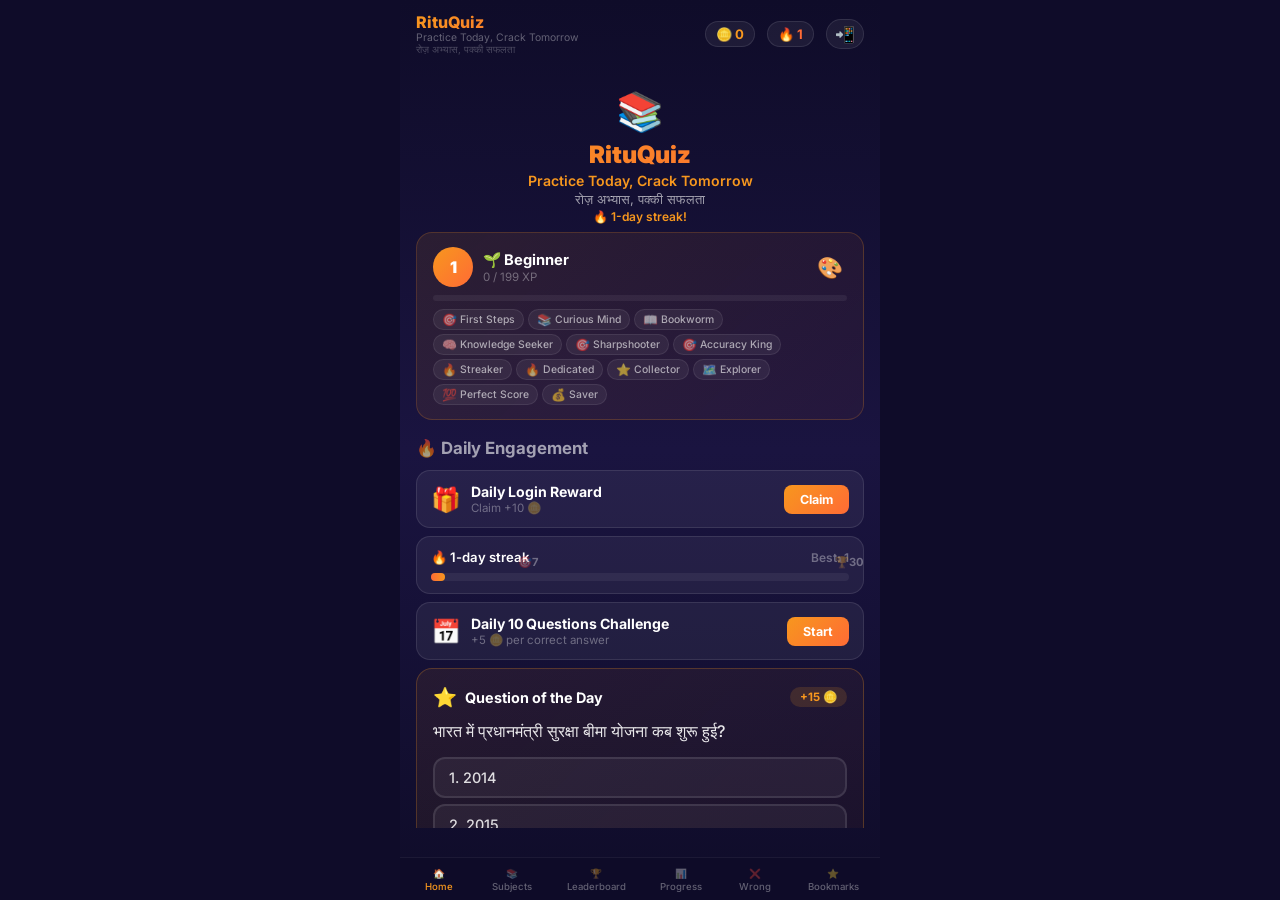
<file: index.html>
<!DOCTYPE html>
<html lang="en">
<head>
  <meta charset="UTF-8">
  <meta name="viewport" content="width=device-width, initial-scale=1.0, maximum-scale=1.0, user-scalable=no">
  <title>RituQuiz – Practice Today, Crack Tomorrow</title>
  <meta name="theme-color" content="#1a1440">
  <link rel="manifest" href="manifest.json">
  <link rel="icon" type="image/svg+xml" href="icon.svg">
  <link rel="apple-touch-icon" href="icon-192.png">
  <link rel="stylesheet" href="style.css">
</head>
<body>

<div id="app">

  <!-- ==================== DASHBOARD / HOME ==================== -->
  <div class="page active" id="pageHome">
    <div class="home-topbar">
      <div class="topbar-left">
        <span class="brand-sm">RituQuiz</span>
        <span class="brand-tagline">Practice Today, Crack Tomorrow</span>
        <span class="brand-tagline-hi">रोज़ अभ्यास, पक्की सफलता</span>
      </div>
      <div class="topbar-right">
        <span class="coin-display" id="coinDisplay">🪙 0</span>
        <span class="streak-display" id="streakDisplay">🔥 0</span>
        <span class="install-btn" id="installBtn" title="Install App">📲</span>
      </div>
    </div>
    <div class="page-scroll">
      <div class="home-welcome">
        <div class="welcome-icon">📚</div>
        <h1 class="welcome-title">RituQuiz</h1>
        <p class="welcome-sub-en">Practice Today, Crack Tomorrow</p>
        <p class="welcome-sub" id="welcomeSub">रोज़ अभ्यास, पक्की सफलता</p>
      </div>

      <!-- Profile / Level Card -->
      <div class="profile-card" id="profileCard">
        <div class="profile-top">
          <div class="profile-level-badge" id="profileLevelBadge">1</div>
          <div class="profile-info">
            <span class="profile-level-title" id="profileLevelTitle">Beginner</span>
            <span class="profile-xp-label" id="profileXpLabel">0 / 100 XP</span>
          </div>
          <span class="profile-theme-btn" id="themeShopBtn" title="Theme Shop">🎨</span>
        </div>
        <div class="xp-bar-track">
          <div class="xp-bar-fill" id="xpBarFill"></div>
        </div>
        <div class="profile-badges" id="profileBadges"></div>
      </div>

      <!-- Daily Engagement Section -->
      <div class="section-header">
        <h2>🔥 Daily Engagement</h2>
      </div>
      <div class="daily-engagement">
        <!-- Daily Login Reward -->
        <div class="daily-card" id="rewardCard">
          <div class="daily-card-left">
            <span class="daily-icon">🎁</span>
            <div>
              <span class="daily-label">Daily Login Reward</span>
              <span class="daily-sub" id="rewardSub">Claim +10 🪙</span>
            </div>
          </div>
          <button class="daily-action" id="claimRewardBtn">Claim</button>
        </div>

        <!-- 7-Day Streak Progress -->
        <div class="streak-bar-cont">
          <div class="streak-bar-header">
            <span>🔥 <span id="currentStreak">0</span>-day streak</span>
            <span class="streak-max">Best: <span id="maxStreak">0</span></span>
          </div>
          <div class="streak-bar">
            <div class="streak-fill" id="streakFill"></div>
            <div class="streak-milestone" style="left:23.3%">🎯7</div>
            <div class="streak-milestone" style="left:100%">🏆30</div>
          </div>
        </div>

        <!-- Daily 10 Questions Challenge -->
        <div class="daily-card" id="dailyChallengeCard">
          <div class="daily-card-left">
            <span class="daily-icon">📅</span>
            <div>
              <span class="daily-label">Daily 10 Questions Challenge</span>
              <span class="daily-sub" id="dailyChallengeSub">+5 🪙 per correct answer</span>
            </div>
          </div>
          <button class="daily-action" id="dailyChallengeBtn">Start</button>
        </div>

        <!-- Question of the Day -->
        <div class="qotd-card" id="qotdCard">
          <div class="qotd-header">
            <span class="qotd-icon">⭐</span>
            <span class="qotd-title">Question of the Day</span>
            <span class="qotd-reward">+15 🪙</span>
          </div>
          <p class="qotd-question" id="qotdQuestion">Loading...</p>
          <div class="qotd-options" id="qotdOptions"></div>
          <div class="qotd-feedback" id="qotdFeedback" style="display:none;">
            <span class="qotd-fb-icon" id="qotdFbIcon"></span>
            <span class="qotd-fb-text" id="qotdFbText"></span>
          </div>
        </div>

        <!-- Surprise Quiz -->
        <div class="daily-card" id="surpriseCard">
          <div class="daily-card-left">
            <span class="daily-icon">🎲</span>
            <div>
              <span class="daily-label">Daily Surprise Quiz</span>
              <span class="daily-sub" id="surpriseSub">5 random questions +20 🪙 bonus</span>
            </div>
          </div>
          <button class="daily-action" id="surpriseBtn">Play</button>
        </div>
      </div>

      <!-- Smart Learning Section -->
      <div class="section-header">
        <h2>🧠 Smart Learning</h2>
      </div>
      <div class="daily-engagement">
        <!-- Revision Reminder -->
        <div class="daily-card" id="revisionReminder" style="display:none;">
          <div class="daily-card-left">
            <span class="daily-icon">⏰</span>
            <div>
              <span class="daily-label">Time to Revise!</span>
              <span class="daily-sub" id="revisionSub">You haven't practiced today</span>
            </div>
          </div>
          <button class="daily-action" id="revisionBtn">Start</button>
        </div>

        <!-- Personalized Quiz -->
        <div class="daily-card" id="personalizedCard">
          <div class="daily-card-left">
            <span class="daily-icon">🎯</span>
            <div>
              <span class="daily-label">Personalized Quiz</span>
              <span class="daily-sub" id="personalizedSub">Based on your weak topics</span>
            </div>
          </div>
          <button class="daily-action" id="personalizedBtn">Go</button>
        </div>

        <!-- Spaced Repetition -->
        <div class="daily-card" id="spacedCard">
          <div class="daily-card-left">
            <span class="daily-icon">🔄</span>
            <div>
              <span class="daily-label">Spaced Repetition</span>
              <span class="daily-sub" id="spacedSub">Review due questions</span>
            </div>
          </div>
          <button class="daily-action" id="spacedBtn">Review</button>
        </div>

        <!-- Weak Topics -->
        <div class="streak-bar-cont" id="weakTopicsBox">
          <div class="streak-bar-header">
            <span>📊 Weak Topics</span>
            <span class="streak-max" id="weakTopicsSub">Practice what you struggle with</span>
          </div>
          <div id="weakTopicsList" style="margin-top:6px;"></div>
        </div>
      </div>

      <div class="section-header">
        <h2>🎲 Fun Modes</h2>
      </div>
      <div class="daily-engagement">
        <div class="daily-card" id="mode1minBtn">
          <div class="daily-card-left">
            <span class="daily-icon">⏱️</span>
            <div><span class="daily-label">1 Minute Quiz</span><span class="daily-sub">Answer max in 60s</span></div>
          </div>
          <button class="daily-action">Play</button>
        </div>
        <div class="daily-card" id="modeSurvivalBtn">
          <div class="daily-card-left">
            <span class="daily-icon">💀</span>
            <div><span class="daily-label">Survival Mode</span><span class="daily-sub">1 wrong = game over</span></div>
          </div>
          <button class="daily-action">Play</button>
        </div>
        <div class="daily-card" id="modeRapidBtn">
          <div class="daily-card-left">
            <span class="daily-icon">🔥</span>
            <div><span class="daily-label">Rapid Fire</span><span class="daily-sub">20Q in 60 seconds</span></div>
          </div>
          <button class="daily-action">Play</button>
        </div>
        <div class="daily-card" id="modeMarathonBtn">
          <div class="daily-card-left">
            <span class="daily-icon">🏃</span>
            <div><span class="daily-label">Marathon</span><span class="daily-sub">100 questions challenge</span></div>
          </div>
          <button class="daily-action">Go</button>
        </div>
        <div class="daily-card" id="modeLuckyBtn">
          <div class="daily-card-left">
            <span class="daily-icon">🍀</span>
            <div><span class="daily-label">Lucky Quiz</span><span class="daily-sub">Random surprise quiz</span></div>
          </div>
          <button class="daily-action">Spin</button>
        </div>
      </div>

      <div class="section-header">
        <h2>👥 Social</h2>
      </div>
      <div class="quick-actions">
        <button class="action-card" id="referralHomeBtn">
          <span class="action-icon">🔗</span>
          <div class="action-info">
            <span class="action-label">Referral Rewards</span>
            <span class="action-sub">Invite friends, earn coins</span>
          </div>
          <span class="action-arrow">→</span>
        </button>
      </div>
      <div class="quick-actions">
        <button class="action-card" id="battleHomeBtn">
          <span class="action-icon">⚔️</span>
          <div class="action-info">
            <span class="action-label">Battle Mode</span>
            <span class="action-sub">Challenge a friend & win rewards</span>
          </div>
          <span class="action-arrow">→</span>
        </button>
      </div>

      <div class="quick-actions">
        <button class="action-card" id="continueBtn" style="display:none;">
          <span class="action-icon">🔥</span>
          <div class="action-info">
            <span class="action-label">Continue Practice</span>
            <span class="action-sub" id="continueSub">Resume your last session</span>
          </div>
          <span class="action-arrow">→</span>
        </button>
      </div>

      <div class="section-header">
        <h2>📚 Subjects</h2>
      </div>
      <div class="subject-grid" id="homeSubjectGrid"></div>

      <div class="section-header">
        <h2>📊 Quick Stats</h2>
      </div>
      <div class="stats-row" id="homeStats">
        <div class="stat-card"><span class="stat-num" id="statTotalQ">0</span><span class="stat-lbl">Total Qs</span></div>
        <div class="stat-card"><span class="stat-num" id="statCorrect">0</span><span class="stat-lbl">Correct</span></div>
        <div class="stat-card"><span class="stat-num" id="statCoins">0</span><span class="stat-lbl">Coins</span></div>
        <div class="stat-card"><span class="stat-num" id="statBookmarks">0</span><span class="stat-lbl">Bookmarks</span></div>
      </div>

      <!-- Today's Rank -->
      <div class="section-header">
        <h2>📊 Today's Rank</h2>
      </div>
      <div class="rank-card">
        <div class="rank-main-row">
          <div class="rank-stat">
            <span class="rank-num" id="todayAnswered">0</span>
            <span class="rank-lbl">Questions Today</span>
          </div>
          <div class="rank-stat">
            <span class="rank-num" id="todayCorrectPct">0%</span>
            <span class="rank-lbl">Accuracy</span>
          </div>
          <div class="rank-stat">
            <span class="rank-num" id="todayRankChange">⬆️ 0</span>
            <span class="rank-lbl">vs Yesterday</span>
          </div>
        </div>
        <div class="rank-sub-row">
          <div class="rank-badge">
            <span class="rank-badge-icon">🏙️</span>
            <div>
              <span class="rank-badge-label">City Rank</span>
              <span class="rank-badge-num" id="cityRank"># --</span>
            </div>
          </div>
          <div class="rank-badge">
            <span class="rank-badge-icon">🇮🇳</span>
            <div>
              <span class="rank-badge-label">India Rank</span>
              <span class="rank-badge-num" id="indiaRank"># --</span>
            </div>
          </div>
        </div>
      </div>

    </div>
  </div>

  <!-- ==================== SUBJECTS ==================== -->
  <div class="page" id="pageSubjects">
    <div class="page-header">
      <h1>📚 Subjects</h1>
    </div>
    <div class="page-scroll">
      <div class="subject-list" id="subjectList"></div>
    </div>
  </div>

  <!-- ==================== QUIZ SCREEN ==================== -->
  <div class="page" id="pageQuiz">
    <div class="quiz-header">
      <button class="nav-back" id="quizBackBtn">←</button>
      <div class="quiz-meta">
        <span class="quiz-subject-badge" id="quizSubjectBadge">Science</span>
        <span class="quiz-difficulty-badge" id="quizDifficultyBadge">Easy</span>
      </div>
      <div class="quiz-counter" id="quizCounter">1/10</div>
    </div>

    <div class="progress-track">
      <div class="progress-track-fill" id="quizProgressFill"></div>
    </div>

    <div class="timer-track">
      <div class="timer-track-fill" id="quizTimerFill"></div>
    </div>
    <div class="timer-num" id="quizTimerText">15s</div>
    <div class="quiz-mode-badge" id="quizModeBadge"></div>
    <div class="quiz-lives" id="quizLives"></div>

    <div class="quiz-body">
      <div class="question-num" id="quizQNum">Question 1</div>
      <p class="question-text" id="quizQuestionText">Loading...</p>
      <div class="options" id="quizOptions"></div>

      <div class="quiz-feedback" id="quizFeedback">
        <span class="fb-icon" id="quizFbIcon"></span>
        <span class="fb-text" id="quizFbText"></span>
        <div class="fb-explain" id="quizFbExplain"></div>
      </div>

      <div class="quiz-actions">
        <button class="btn-bookmark" id="bookmarkBtn">☆ Bookmark</button>
        <button class="btn-next" id="quizNextBtn" style="display:none;">Next →</button>
      </div>
    </div>

    <div class="quiz-scorebar">
      <span>Score: <strong id="quizScore">0</strong></span>
      <span>✅ <strong id="quizCorrect">0</strong></span>
      <span>❌ <strong id="quizWrong">0</strong></span>
    </div>
  </div>

  <!-- ==================== LEADERBOARD ==================== -->
  <div class="page" id="pageLeaderboard">
    <div class="page-header">
      <h1>🏆 Leaderboard</h1>
    </div>
    <div class="page-scroll">
      <div class="lb-form">
        <input type="text" id="lbNameInput" placeholder="Your name" maxlength="20">
        <input type="text" id="lbCollegeInput" placeholder="College (optional)" maxlength="30">
        <input type="text" id="lbCityInput" placeholder="City (optional)" maxlength="20">
        <button class="btn-sm" id="lbSaveBtn">Save Score</button>
      </div>
      <div class="lb-filters">
        <button class="lb-filter active" data-filter="all">All</button>
        <button class="lb-filter" data-filter="weekly">This Week</button>
        <button class="lb-filter" data-filter="college">My College</button>
        <button class="lb-filter" data-filter="city">My City</button>
      </div>
      <div class="lb-list" id="lbList"></div>
    </div>
  </div>

  <!-- ==================== PROGRESS ==================== -->
  <div class="page" id="pageProgress">
    <div class="page-header">
      <h1>📊 My Progress</h1>
    </div>
    <div class="page-scroll">
      <div class="progress-summary" id="progressSummary"></div>
      <div class="progress-subjects" id="progressSubjects"></div>
      <button class="btn-sm btn-danger" id="resetProgressBtn" style="margin-top:16px;">Reset All Progress</button>
    </div>
  </div>

  <!-- ==================== WRONG QUESTIONS ==================== -->
  <div class="page" id="pageWrong">
    <div class="page-header">
      <h1>❌ Wrong Questions</h1>
      <span class="badge-count" id="wrongCount">0</span>
    </div>
    <div class="page-scroll">
      <div id="wrongList"></div>
      <button class="btn-sm btn-danger" id="clearWrongBtn" style="margin-top:16px;display:none;">Clear All</button>
    </div>
  </div>

  <!-- ==================== BOOKMARKS ==================== -->
  <div class="page" id="pageBookmarks">
    <div class="page-header">
      <h1>⭐ Bookmarks</h1>
      <span class="badge-count" id="bookmarkCount">0</span>
    </div>
    <div class="page-scroll">
      <div id="bookmarkList"></div>
    </div>
  </div>

  <!-- ==================== BOTTOM NAV ==================== -->
  <nav class="bottom-nav" id="bottomNav">
    <button class="nav-item active" data-page="pageHome">🏠<span>Home</span></button>
    <button class="nav-item" data-page="pageSubjects">📚<span>Subjects</span></button>
    <button class="nav-item" data-page="pageLeaderboard">🏆<span>Leaderboard</span></button>
    <button class="nav-item" data-page="pageProgress">📊<span>Progress</span></button>
    <button class="nav-item" data-page="pageWrong">❌<span>Wrong</span></button>
    <button class="nav-item" data-page="pageBookmarks">⭐<span>Bookmarks</span></button>
  </nav>

  <!-- ==================== QUIZ START OVERLAY ==================== -->
  <div class="overlay" id="quizOverlay" style="display:none;">
    <div class="overlay-content">
      <h2 id="overlayTitle">Start Quiz</h2>
      <p id="overlayDesc">Select how many questions to practice</p>
      <div class="qcount-options" id="qcountOptions">
        <button class="qcount-btn" data-count="10">10</button>
        <button class="qcount-btn" data-count="25">25</button>
        <button class="qcount-btn active" data-count="50">50</button>
        <button class="qcount-btn" data-count="100">100</button>
        <button class="qcount-btn" data-count="0">All</button>
      </div>
      <button class="btn-primary" id="overlayStartBtn">Start</button>
      <button class="btn-ghost" id="overlayCloseBtn">Cancel</button>
    </div>
  </div>

  <!-- ==================== THEME SHOP OVERLAY ==================== -->
  <div class="overlay" id="themeOverlay" style="display:none;">
    <div class="overlay-content shop-content">
      <h2>🎨 Theme Shop</h2>
      <p>Spend coins to unlock new themes</p>
      <div class="theme-list" id="themeList"></div>
      <button class="btn-ghost" id="themeCloseBtn">Close</button>
    </div>
  </div>

  <!-- ==================== CHALLENGE OVERLAY ==================== -->
  <div class="overlay" id="challengeOverlay" style="display:none;">
    <div class="overlay-content">
      <h2>👥 Friend Challenge</h2>
      <div id="challengeBody">
        <p id="challengeDesc">Challenge a friend to beat your score!</p>
        <div class="challenge-code-box" id="challengeCodeBox" style="display:none;">
          <div class="challenge-code" id="challengeCode">RITU-XXXX</div>
          <button class="btn-sm" id="shareChallengeBtn">📤 Share</button>
        </div>
        <div class="challenge-input-box">
          <input type="text" id="challengeInput" placeholder="Enter challenge code" maxlength="12">
          <button class="btn-sm" id="acceptChallengeBtn">Accept</button>
        </div>
        <div id="challengeResult"></div>
      </div>
      <button class="btn-ghost" id="challengeCloseBtn">Close</button>
    </div>
  </div>

  <!-- ==================== REFERRAL OVERLAY ==================== -->
  <div class="overlay" id="referralOverlay" style="display:none;">
    <div class="overlay-content">
      <h2>🔗 Referral Rewards</h2>
      <p>Invite friends and earn coins!</p>
      <div class="referral-info">
        <div class="referral-code-box">
          <span class="referral-label">Your Code</span>
          <div class="referral-code" id="referralCode">RITUREF-XXXX</div>
          <button class="btn-sm" id="shareReferralBtn">📤 Share</button>
        </div>
        <div class="referral-input-box">
          <span class="referral-label">Enter Friend's Code</span>
          <div class="referral-input-row">
            <input type="text" id="referralInput" placeholder="Referral code" maxlength="12">
            <button class="btn-sm" id="redeemReferralBtn">+10 🪙</button>
          </div>
        </div>
        <div id="referralResult"></div>
      </div>
      <button class="btn-ghost" id="referralCloseBtn">Close</button>
    </div>
  </div>

  <!-- ==================== BATTLE MODE OVERLAY ==================== -->
  <div class="overlay" id="battleOverlay" style="display:none;">
    <div class="overlay-content">
      <h2>⚔️ Battle Mode</h2>
      <div id="battleBody">
        <div id="battleCreateBox">
          <p id="battleCreateDesc">Create a battle and challenge a friend!</p>
          <div class="challenge-code-box" id="battleCodeBox" style="display:none;">
            <div class="challenge-code" id="battleCode">BAT-XXXX</div>
            <button class="btn-sm" id="shareBattleBtn">📤 Share</button>
          </div>
          <button class="btn-primary" id="createBattleBtn">⚔️ Create Battle</button>
        </div>
        <div class="challenge-input-box">
          <input type="text" id="battleInput" placeholder="Enter battle code" maxlength="12">
          <button class="btn-sm" id="acceptBattleBtn">Accept Battle</button>
        </div>
        <div id="battleResult"></div>
      </div>
      <button class="btn-ghost" id="battleCloseBtn">Close</button>
    </div>
  </div>

  <!-- ==================== LOADING ==================== -->
  <div class="overlay" id="loadingOverlay" style="display:none;">
    <div class="loading-spinner"></div>
    <div class="loading-text">Loading questions...</div>
  </div>

</div>

<script src="subjects/science.js"></script>
<script src="subjects/history.js"></script>
<script src="subjects/geography.js"></script>
<script src="subjects/economics.js"></script>
<script src="subjects/polity.js"></script>
<script src="subjects/gk.js"></script>
<script src="app.js"></script>
<script>if('serviceWorker' in navigator)navigator.serviceWorker.register('sw.js');</script>
</body>
</html>
</file>
<file: style.css>
@import url('https://fonts.googleapis.com/css2?family=Inter:wght@400;500;600;700;800;900&display=swap');

*{margin:0;padding:0;box-sizing:border-box;}
:root{
  --bg:#0f0c29;
  --surface:rgba(255,255,255,0.06);
  --border:rgba(255,255,255,0.1);
  --text:#fff;
  --text2:rgba(255,255,255,0.6);
  --text3:rgba(255,255,255,0.35);
  --gold:#f7971e;
  --gold2:#ff6b35;
  --green:#2ecc71;
  --red:#e74c3c;
  --nav-h:64px;
  --safe-bottom:env(safe-area-inset-bottom,0px);
}
body{
  font-family:'Inter',sans-serif;
  background:var(--bg);
  color:var(--text);
  min-height:100vh;
  overflow:hidden;
}
#app{
  max-width:480px;
  margin:0 auto;
  height:100vh;
  height:100dvh;
  display:flex;
  flex-direction:column;
  position:relative;
  background:linear-gradient(180deg,#0f0c29 0%,#1a1440 50%,#0f0c29 100%);
}

/* --- PAGES --- */
.page{
  display:none;
  flex:1;
  flex-direction:column;
  overflow:hidden;
  padding-bottom:calc(var(--nav-h) + var(--safe-bottom) + 8px);
}
.page.active{display:flex;}
.page-scroll{
  flex:1;
  overflow-y:auto;
  padding:16px 16px 24px;
  -webkit-overflow-scrolling:touch;
}
.page-header{
  display:flex;
  align-items:center;
  justify-content:space-between;
  padding:16px 16px 8px;
  flex-shrink:0;
}
.page-header h1{font-size:1.4rem;font-weight:800;}

/* --- HOME --- */
.home-topbar{
  display:flex;align-items:center;justify-content:space-between;
  padding:12px 16px 0;flex-shrink:0;
}
.topbar-left{display:flex;flex-direction:column;}
.brand-sm{font-size:1rem;font-weight:800;background:linear-gradient(135deg,var(--gold),var(--gold2));-webkit-background-clip:text;-webkit-text-fill-color:transparent;background-clip:text;}
.brand-tagline{font-size:0.65rem;color:var(--text3);display:block;margin-top:-1px;}
.brand-tagline-hi{font-size:0.6rem;color:var(--text3);display:block;opacity:0.7;}
.topbar-right{display:flex;gap:12px;align-items:center;}
.coin-display,.streak-display,.install-btn{font-size:0.82rem;font-weight:700;padding:4px 10px;border-radius:50px;background:rgba(255,255,255,0.06);border:1px solid var(--border);}
.streak-display{color:#ff6b35;}
.install-btn{cursor:pointer;transition:all 0.25s;font-size:1rem;padding:4px 8px;}
.install-btn:hover{background:rgba(247,151,30,0.2);border-color:#f7971e;}
.coin-display{color:var(--gold);}

.home-welcome{text-align:center;padding:16px 0 8px;}
.welcome-icon{font-size:2.4rem;margin-bottom:4px;}
.welcome-title{font-size:1.5rem;font-weight:900;line-height:1.3;background:linear-gradient(135deg,var(--gold),var(--gold2));-webkit-background-clip:text;-webkit-text-fill-color:transparent;background-clip:text;}
.welcome-sub{font-size:0.82rem;color:var(--text2);margin-top:2px;}
.welcome-sub-en{font-size:0.88rem;color:var(--gold);font-weight:600;margin-top:2px;}

/* --- PROFILE / LEVEL CARD --- */
.profile-card{
  padding:14px 16px;margin-bottom:12px;
  background:linear-gradient(135deg,rgba(247,151,30,0.1),rgba(255,107,53,0.05));
  border:1px solid rgba(247,151,30,0.2);border-radius:16px;
}
.profile-top{display:flex;align-items:center;gap:10px;margin-bottom:8px;}
.profile-level-badge{
  width:40px;height:40px;border-radius:50%;flex-shrink:0;
  background:linear-gradient(135deg,var(--gold),var(--gold2));
  display:flex;align-items:center;justify-content:center;
  font-size:1rem;font-weight:900;color:#fff;
}
.profile-info{flex:1;min-width:0;}
.profile-level-title{display:block;font-weight:700;font-size:0.92rem;}
.profile-xp-label{display:block;font-size:0.72rem;color:var(--text3);margin-top:1px;}
.profile-theme-btn{font-size:1.3rem;cursor:pointer;padding:4px;background:none;border:none;transition:transform 0.2s;}
.profile-theme-btn:hover{transform:scale(1.15);}
.xp-bar-track{height:6px;background:rgba(255,255,255,0.06);border-radius:3px;overflow:hidden;margin-bottom:8px;}
.xp-bar-fill{height:100%;width:0%;background:linear-gradient(90deg,#00b894,#00cec9);border-radius:3px;transition:width 0.6s ease;}
.profile-badges{display:flex;gap:4px;flex-wrap:wrap;min-height:24px;}
.profile-badge{
  font-size:0.65rem;padding:2px 8px;border-radius:50px;
  background:rgba(255,255,255,0.06);border:1px solid rgba(255,255,255,0.08);
  font-weight:500;color:var(--text2);display:inline-flex;align-items:center;gap:3px;
}
.profile-badge.earned{background:rgba(247,151,30,0.12);border-color:rgba(247,151,30,0.2);color:var(--gold);}
.profile-badge .badge-icon{font-size:0.75rem;}

/* --- THEME SHOP --- */
.shop-content{max-width:360px;padding:24px 16px;}
.theme-list{display:flex;flex-direction:column;gap:8px;margin-bottom:12px;max-height:300px;overflow-y:auto;}
.theme-item{
  display:flex;align-items:center;gap:10px;padding:10px 12px;
  background:rgba(255,255,255,0.04);border:1px solid var(--border);border-radius:12px;
}
.theme-item.active{border-color:var(--gold);background:rgba(247,151,30,0.08);}
.theme-swatch{
  width:28px;height:28px;border-radius:8px;flex-shrink:0;
  border:1px solid rgba(255,255,255,0.1);
}
.theme-info{flex:1;text-align:left;}
.theme-name{display:block;font-weight:600;font-size:0.85rem;}
.theme-status{display:block;font-size:0.7rem;color:var(--text3);margin-top:1px;}
.theme-action{
  flex-shrink:0;padding:5px 12px;border:none;border-radius:6px;
  font-size:0.72rem;font-weight:700;cursor:pointer;font-family:inherit;transition:all 0.2s;
}
.theme-action.buy{background:var(--gold);color:#fff;}
.theme-action.buy:hover{transform:translateY(-1px);}
.theme-action.use{background:rgba(46,204,113,0.2);color:var(--green);}
.theme-action.use:hover{background:rgba(46,204,113,0.3);}
.theme-action.active{background:rgba(255,255,255,0.08);color:var(--text3);cursor:default;}

/* --- DAILY ENGAGEMENT --- */
.daily-engagement{display:flex;flex-direction:column;gap:8px;margin-bottom:16px;}
.daily-card{
  display:flex;align-items:center;justify-content:space-between;
  padding:12px 14px;background:var(--surface);border:1px solid var(--border);
  border-radius:14px;gap:8px;
}
.daily-card-left{display:flex;align-items:center;gap:10px;flex:1;min-width:0;}
.daily-icon{font-size:1.5rem;flex-shrink:0;}
.daily-label{display:block;font-weight:700;font-size:0.88rem;white-space:nowrap;overflow:hidden;text-overflow:ellipsis;}
.daily-sub{display:block;font-size:0.72rem;color:var(--text3);margin-top:1px;}
.daily-action{
  flex-shrink:0;padding:7px 16px;border:none;border-radius:8px;
  background:linear-gradient(135deg,var(--gold),var(--gold2));color:#fff;
  font-size:0.78rem;font-weight:700;cursor:pointer;font-family:inherit;transition:all 0.25s;
}
.daily-action:hover{transform:translateY(-1px);box-shadow:0 4px 12px rgba(247,151,30,0.3);}
.daily-action:disabled{opacity:0.5;cursor:default;transform:none;box-shadow:none;}
.daily-action.secondary{background:rgba(255,255,255,0.08);color:var(--text2);box-shadow:none;}
.daily-action.secondary:hover{background:rgba(255,255,255,0.12);transform:none;box-shadow:none;}

/* Streak bar */
.streak-bar-cont{padding:12px 14px;background:var(--surface);border:1px solid var(--border);border-radius:14px;}
.streak-bar-header{display:flex;justify-content:space-between;align-items:center;font-size:0.82rem;font-weight:600;margin-bottom:8px;}
.streak-max{color:var(--text3);font-size:0.75rem;}
.streak-bar{height:8px;background:rgba(255,255,255,0.06);border-radius:4px;overflow:visible;position:relative;}
.streak-fill{height:100%;background:linear-gradient(90deg,#ff6b35,var(--gold));border-radius:4px;transition:width 0.6s ease;width:0%;}
.streak-milestone{position:absolute;top:-18px;font-size:0.7rem;font-weight:700;color:var(--text3);transform:translateX(-50%);white-space:nowrap;}

/* QOTD */
.qotd-card{
  padding:16px;background:linear-gradient(135deg,rgba(247,151,30,0.08),rgba(255,107,53,0.04));
  border:1px solid rgba(247,151,30,0.25);border-radius:16px;
}
.qotd-header{display:flex;align-items:center;gap:8px;margin-bottom:10px;}
.qotd-icon{font-size:1.2rem;}
.qotd-title{font-weight:700;font-size:0.9rem;flex:1;}
.qotd-reward{font-size:0.72rem;font-weight:700;color:var(--gold);padding:3px 10px;border-radius:50px;background:rgba(247,151,30,0.15);}
.qotd-question{font-size:1rem;line-height:1.6;font-weight:500;margin-bottom:12px;color:rgba(255,255,255,0.9);}
.qotd-options{display:flex;flex-direction:column;gap:6px;margin-bottom:8px;}
.qotd-options .option-btn{padding:10px 14px;font-size:0.9rem;}
.qotd-feedback{display:flex;align-items:center;gap:8px;padding:8px 12px;border-radius:10px;background:rgba(255,255,255,0.04);animation:fbIn 0.3s ease;}
.qotd-fb-icon{font-size:1.1rem;}
.qotd-fb-text{font-size:0.82rem;color:rgba(255,255,255,0.7);flex:1;font-weight:500;}

.quick-actions{display:flex;flex-direction:column;gap:10px;margin-bottom:20px;}
.action-card{
  display:flex;align-items:center;gap:14px;
  padding:14px 18px;
  background:var(--surface);
  border:1px solid var(--border);
  border-radius:16px;
  cursor:pointer;
  transition:all 0.25s;
  text-align:left;
  color:var(--text);
  width:100%;
  font-family:inherit;
  font-size:inherit;
}
.action-card:hover{transform:translateY(-2px);box-shadow:0 4px 20px rgba(0,0,0,0.3);}
.action-card.primary{
  background:linear-gradient(135deg,rgba(247,151,30,0.15),rgba(255,107,53,0.08));
  border-color:rgba(247,151,30,0.3);
}
.action-icon{font-size:1.8rem;flex-shrink:0;}
.action-info{flex:1;}
.action-label{display:block;font-weight:700;font-size:0.95rem;}
.action-sub{display:block;font-size:0.78rem;color:var(--text2);margin-top:2px;}
.action-arrow{font-size:1.2rem;color:var(--text3);}

.section-header{margin:18px 0 12px;}
.section-header h2{font-size:1.05rem;font-weight:700;color:var(--text2);}

.subject-grid{display:grid;grid-template-columns:1fr 1fr;gap:8px;margin-bottom:8px;}
.home-subj-card{
  display:flex;align-items:center;gap:10px;
  padding:12px 14px;
  background:var(--surface);
  border:1px solid var(--border);
  border-radius:14px;
  cursor:pointer;
  transition:all 0.25s;
  color:var(--text);
  font-family:inherit;
  font-size:inherit;
  text-align:left;
}
.home-subj-card:hover{transform:translateY(-2px);border-color:rgba(247,151,30,0.3);}
.home-subj-card .subj-icon{font-size:1.4rem;flex-shrink:0;}
.home-subj-card .subj-name{font-weight:600;font-size:0.9rem;flex:1;}
.home-subj-card .subj-stat{font-size:0.75rem;color:var(--text3);}

.stats-row{display:grid;grid-template-columns:1fr 1fr 1fr 1fr;gap:8px;margin-bottom:8px;}
.stat-card{
  text-align:center;
  padding:14px 6px;
  background:var(--surface);
  border:1px solid var(--border);
  border-radius:12px;
}
.stat-num{display:block;font-size:1.3rem;font-weight:800;color:var(--gold);}
.stat-lbl{display:block;font-size:0.7rem;color:var(--text3);margin-top:2px;}

/* --- SUBJECTS LIST --- */
.subject-list{display:flex;flex-direction:column;gap:8px;}
.subj-list-card{
  display:flex;align-items:center;gap:14px;
  padding:14px 16px;
  background:var(--surface);
  border:1px solid var(--border);
  border-radius:14px;
  cursor:pointer;
  transition:all 0.25s;
  color:var(--text);
  font-family:inherit;
  font-size:inherit;
  text-align:left;
  width:100%;
}
.subj-list-card:hover{transform:translateX(4px);border-color:rgba(247,151,30,0.3);}
.subj-list-card .subj-icon{font-size:1.6rem;flex-shrink:0;width:36px;text-align:center;}
.subj-list-card .subj-info{flex:1;}
.subj-list-card .subj-name{display:block;font-weight:700;font-size:0.95rem;}
.subj-list-card .subj-desc{display:block;font-size:0.78rem;color:var(--text3);margin-top:2px;}
.subj-list-card .subj-arrow{font-size:1rem;color:var(--text3);}

/* --- QUIZ SCREEN --- */
.quiz-header{
  display:flex;align-items:center;gap:10px;
  padding:12px 16px;flex-shrink:0;
}
.nav-back{
  background:none;border:none;color:var(--text);font-size:1.5rem;
  cursor:pointer;padding:4px 8px;font-family:inherit;
}
.quiz-meta{flex:1;display:flex;gap:6px;}
.quiz-subject-badge,.quiz-difficulty-badge{
  font-size:0.7rem;padding:3px 12px;border-radius:50px;font-weight:700;text-transform:uppercase;
}
.quiz-subject-badge{background:rgba(247,151,30,0.2);color:var(--gold);}
.quiz-difficulty-badge.easy{background:rgba(46,204,113,0.2);color:var(--green);}
.quiz-difficulty-badge.medium{background:rgba(241,196,15,0.2);color:#f1c40f;}
.quiz-difficulty-badge.hard{background:rgba(231,76,60,0.2);color:var(--red);}
.quiz-counter{font-size:0.85rem;color:var(--text3);font-weight:600;}

.progress-track{height:4px;background:rgba(255,255,255,0.06);margin:0 16px 4px;border-radius:2px;overflow:hidden;}
.progress-track-fill{height:100%;width:0%;background:linear-gradient(90deg,var(--gold),var(--gold2));border-radius:2px;transition:width 0.4s ease;}
.timer-track{height:3px;background:rgba(255,255,255,0.05);margin:0 16px 2px;border-radius:2px;overflow:hidden;}
.timer-track-fill{height:100%;width:100%;background:var(--green);border-radius:2px;transition:width 0.3s linear;}
.timer-track-fill.warning{background:#f1c40f;}
.timer-track-fill.danger{background:var(--red);animation:pulse2 0.5s ease infinite;}
@keyframes pulse2{0%,100%{opacity:1}50%{opacity:0.6}}
.timer-num{text-align:right;font-size:0.8rem;color:var(--text3);padding:0 16px;margin-bottom:4px;font-weight:500;}
.quiz-mode-badge{text-align:center;font-size:0.7rem;color:var(--gold);padding:0 16px 4px;font-weight:700;letter-spacing:0.5px;text-transform:uppercase;}
.quiz-lives{text-align:center;font-size:1.2rem;padding:0 16px 6px;letter-spacing:4px;}

.quiz-body{flex:1;overflow-y:auto;padding:4px 16px 8px;}
.question-num{font-size:0.78rem;color:var(--text3);margin-bottom:8px;font-weight:600;}
.question-text{font-size:1.1rem;line-height:1.6;margin-bottom:18px;font-weight:500;color:rgba(255,255,255,0.9);}

.options{display:flex;flex-direction:column;gap:8px;margin-bottom:12px;}
.option-btn{
  display:block;width:100%;padding:13px 16px;
  background:rgba(255,255,255,0.05);
  border:2px solid rgba(255,255,255,0.1);
  border-radius:12px;
  color:rgba(255,255,255,0.85);
  font-size:0.95rem;
  text-align:left;
  cursor:pointer;
  transition:all 0.25s;
  font-family:inherit;
  font-weight:500;
}
.option-btn:hover:not(:disabled){background:rgba(255,255,255,0.1);border-color:rgba(247,151,30,0.3);transform:translateX(3px);}
.option-btn.correct{
  background:rgba(46,204,113,0.2);border-color:var(--green);color:var(--green);
  animation:flash 0.4s ease;
}
@keyframes flash{0%{transform:scale(1)}50%{transform:scale(1.02)}100%{transform:scale(1)}}
.option-btn.wrong{
  background:rgba(231,76,60,0.2);border-color:var(--red);color:var(--red);
  animation:shake 0.4s ease;
}
@keyframes shake{0%,100%{transform:translateX(0)}20%{transform:translateX(-6px)}40%{transform:translateX(6px)}60%{transform:translateX(-4px)}80%{transform:translateX(4px)}}
.option-btn:disabled{cursor:default;opacity:0.6;}

.quiz-feedback{
  display:none;flex-direction:column;align-items:flex-start;gap:6px;
  padding:10px 14px;margin:4px 0 12px;
  background:rgba(255,255,255,0.04);border-radius:10px;
  animation:fbIn 0.3s ease;
}
@keyframes fbIn{from{opacity:0;transform:translateY(6px)}to{opacity:1;transform:translateY(0)}}
.fb-icon{font-size:1.3rem;}
.fb-text{font-size:0.9rem;color:rgba(255,255,255,0.7);font-weight:500;}
.fb-explain{font-size:0.82rem;color:rgba(255,255,255,0.5);line-height:1.5;padding:6px 0 2px;border-top:1px solid rgba(255,255,255,0.06);width:100%;margin-top:2px;}

.quiz-actions{display:flex;gap:8px;margin-top:4px;}
.btn-bookmark{
  padding:10px 16px;border-radius:10px;border:1px solid rgba(255,255,255,0.15);
  background:rgba(255,255,255,0.04);color:var(--text2);font-size:0.85rem;
  cursor:pointer;transition:all 0.25s;font-family:inherit;font-weight:600;
}
.btn-bookmark:hover{background:rgba(255,255,255,0.1);}
.btn-bookmark.active{background:rgba(247,151,30,0.15);border-color:rgba(247,151,30,0.3);color:var(--gold);}
.btn-next{
  flex:1;padding:10px;border:none;border-radius:10px;
  background:linear-gradient(135deg,var(--gold),var(--gold2));color:#fff;
  font-size:0.9rem;font-weight:700;cursor:pointer;transition:all 0.25s;font-family:inherit;
}
.btn-next:hover{transform:translateY(-1px);box-shadow:0 4px 15px rgba(247,151,30,0.3);}

.quiz-scorebar{
  display:flex;justify-content:space-around;padding:10px 16px;
  border-top:1px solid rgba(255,255,255,0.06);
  font-size:0.8rem;color:var(--text3);flex-shrink:0;font-weight:500;
}
.quiz-scorebar strong{color:var(--text2);font-weight:700;}

/* --- LEADERBOARD --- */
.lb-form{display:flex;gap:8px;margin-bottom:16px;}
.lb-form input{
  flex:1;padding:10px 14px;border-radius:10px;border:1px solid var(--border);
  background:rgba(255,255,255,0.06);color:var(--text);font-size:0.9rem;
  font-family:inherit;outline:none;
}
.lb-form input:focus{border-color:var(--gold);}
.lb-form{display:flex;flex-direction:column;gap:6px;margin-bottom:10px;}
.lb-filters{display:flex;gap:4px;margin-bottom:10px;flex-wrap:wrap;}
.lb-filter{
  padding:5px 12px;border:1px solid var(--border);border-radius:8px;
  background:transparent;color:var(--text2);font-size:0.72rem;font-weight:600;
  cursor:pointer;transition:all 0.2s;font-family:inherit;
}
.lb-filter.active{border-color:var(--gold);color:var(--gold);background:rgba(247,151,30,0.1);}
.lb-filter:hover{border-color:rgba(247,151,30,0.4);}
.btn-sm{
  padding:10px 18px;border:none;border-radius:10px;
  background:linear-gradient(135deg,var(--gold),var(--gold2));color:#fff;
  font-size:0.85rem;font-weight:700;cursor:pointer;font-family:inherit;
  transition:all 0.25s;
}
.btn-sm:hover{transform:translateY(-1px);}
.btn-danger{background:linear-gradient(135deg,var(--red),#c0392b);}
.lb-list{display:flex;flex-direction:column;gap:6px;}
.lb-item{
  display:flex;align-items:center;gap:12px;
  padding:10px 14px;background:var(--surface);border:1px solid var(--border);border-radius:10px;
}
.lb-rank{font-size:1rem;font-weight:800;width:28px;text-align:center;color:var(--gold);}
.lb-name{flex:1;font-weight:600;font-size:0.9rem;}
.lb-score{font-size:0.85rem;color:var(--text2);font-weight:600;}

/* --- PROGRESS --- */
.progress-summary{margin-bottom:16px;}
.progress-card{
  padding:16px;background:var(--surface);border:1px solid var(--border);border-radius:14px;
  text-align:center;
}
.progress-card .big-num{font-size:2.5rem;font-weight:900;color:var(--gold);}
.progress-card .big-lbl{font-size:0.85rem;color:var(--text3);}
.progress-subjects{display:flex;flex-direction:column;gap:8px;}
.prog-subj{
  padding:12px 14px;background:var(--surface);border:1px solid var(--border);border-radius:12px;
}
.prog-subj-header{display:flex;justify-content:space-between;align-items:center;margin-bottom:6px;}
.prog-subj-name{font-weight:600;font-size:0.9rem;}
.prog-subj-pct{font-size:0.8rem;color:var(--text2);font-weight:600;}
.prog-bar{height:6px;background:rgba(255,255,255,0.06);border-radius:3px;overflow:hidden;}
.prog-bar-fill{height:100%;border-radius:3px;background:linear-gradient(90deg,var(--gold),var(--gold2));transition:width 0.5s ease;}
.prog-subj-stats{display:flex;gap:16px;margin-top:6px;font-size:0.75rem;color:var(--text3);}

/* --- WRONG / BOOKMARKS --- */
.badge-count{
  font-size:0.75rem;padding:3px 10px;border-radius:50px;
  background:rgba(247,151,30,0.15);color:var(--gold);font-weight:700;
}
.wrong-item,.bm-item{
  padding:12px 14px;margin-bottom:8px;
  background:var(--surface);border:1px solid var(--border);border-radius:12px;
}
.wrong-q,.bm-q{font-size:0.92rem;font-weight:600;margin-bottom:6px;line-height:1.5;}
.wrong-answer{font-size:0.82rem;color:var(--red);font-weight:500;}
.wrong-correct{font-size:0.82rem;color:var(--green);font-weight:500;}
.wrong-meta,.bm-meta{font-size:0.75rem;color:var(--text3);margin-top:6px;display:flex;gap:8px;}
.wrong-meta span,.bm-meta span{background:rgba(255,255,255,0.05);padding:2px 8px;border-radius:4px;}
.empty-state{text-align:center;padding:40px 0;color:var(--text3);font-size:0.9rem;}

/* --- BOTTOM NAV --- */
.bottom-nav{
  position:fixed;bottom:0;left:50%;transform:translateX(-50%);
  width:100%;max-width:480px;
  display:flex;justify-content:space-around;
  padding:6px 4px calc(var(--safe-bottom) + 4px);
  background:rgba(15,12,41,0.95);
  backdrop-filter:blur(20px);
  border-top:1px solid rgba(255,255,255,0.06);
  z-index:100;
}
.nav-item{
  display:flex;flex-direction:column;align-items:center;gap:2px;
  background:none;border:none;color:var(--text3);font-size:0.6rem;
  cursor:pointer;padding:4px 6px;min-width:48px;
  transition:all 0.2s;font-family:inherit;font-weight:500;
}
.nav-item span{font-size:0.6rem;}
.nav-item.active{color:var(--gold);}
.nav-item.active span{color:var(--gold);}

/* --- OVERLAY --- */
.overlay{
  position:fixed;top:0;left:0;right:0;bottom:0;
  background:rgba(15,12,41,0.9);backdrop-filter:blur(10px);
  display:flex;align-items:center;justify-content:center;
  z-index:200;
}
.overlay-content{
  background:rgba(255,255,255,0.06);border:1px solid var(--border);
  border-radius:20px;padding:28px 24px;max-width:340px;width:90%;
  text-align:center;
}
.overlay-content h2{font-size:1.3rem;font-weight:800;margin-bottom:6px;}
.overlay-content p{font-size:0.85rem;color:var(--text2);margin-bottom:18px;}
.qcount-options{display:flex;flex-wrap:wrap;gap:8px;justify-content:center;margin-bottom:18px;}
.qcount-btn{
  padding:10px 20px;border:2px solid var(--border);border-radius:10px;
  background:transparent;color:var(--text2);font-size:0.9rem;font-weight:600;
  cursor:pointer;transition:all 0.2s;font-family:inherit;
}
.qcount-btn.active{border-color:var(--gold);color:var(--gold);background:rgba(247,151,30,0.1);}
.qcount-btn:hover{border-color:rgba(247,151,30,0.5);}
.overlay-content .btn-primary{
  display:block;width:100%;padding:12px;border:none;border-radius:12px;
  background:linear-gradient(135deg,var(--gold),var(--gold2));color:#fff;
  font-size:1rem;font-weight:700;cursor:pointer;font-family:inherit;transition:all 0.25s;
  margin-bottom:8px;
}
.overlay-content .btn-primary:hover{transform:translateY(-1px);box-shadow:0 4px 20px rgba(247,151,30,0.3);}
.btn-ghost{
  display:block;width:100%;padding:10px;border:none;border-radius:10px;
  background:transparent;color:var(--text3);font-size:0.9rem;
  cursor:pointer;font-family:inherit;font-weight:500;
}

/* --- CHALLENGE / REFERRAL --- */
.challenge-code-box,.referral-code-box{margin:12px 0;text-align:center;}
.challenge-code,.referral-code{
  font-size:1.1rem;font-weight:900;letter-spacing:2px;color:var(--gold);
  padding:10px;background:rgba(247,151,30,0.08);border:1px dashed rgba(247,151,30,0.3);
  border-radius:10px;margin-bottom:8px;font-family:monospace;
}
.challenge-input-box,.referral-input-box{margin:8px 0;}
.challenge-input-box input,.referral-input-row input{
  width:100%;padding:10px 14px;border-radius:10px;border:1px solid var(--border);
  background:rgba(255,255,255,0.06);color:var(--text);font-size:0.9rem;
  font-family:inherit;outline:none;text-align:center;letter-spacing:1px;margin-bottom:6px;
}
.referral-input-row{display:flex;gap:6px;align-items:center;}
.referral-input-row input{flex:1;margin-bottom:0;}
.referral-label{display:block;font-size:0.78rem;color:var(--text3);font-weight:600;margin-bottom:4px;text-align:left;}
#challengeResult,#referralResult{font-size:0.85rem;color:var(--text2);margin:8px 0;text-align:center;}

/* --- WEAK TOPICS --- */
.weak-topic-item{
  display:flex;align-items:center;gap:8px;padding:5px 8px;margin-bottom:4px;
  background:rgba(255,255,255,0.03);border-radius:8px;
}
.weak-topic-item:last-child{margin-bottom:0;}
.weak-topic-icon{font-size:1rem;flex-shrink:0;}
.weak-topic-name{flex:1;font-size:0.78rem;font-weight:600;}
.weak-topic-bar{width:60px;height:4px;background:rgba(255,255,255,0.06);border-radius:2px;overflow:hidden;flex-shrink:0;}
.weak-topic-fill{height:100%;border-radius:2px;background:var(--red);transition:width 0.5s ease;}
.weak-topic-pct{font-size:0.7rem;color:var(--text3);width:30px;text-align:right;flex-shrink:0;}

/* --- LOADING --- */
.loading-spinner{
  width:48px;height:48px;border:4px solid rgba(255,255,255,0.06);
  border-top-color:var(--gold);border-radius:50%;
  animation:spin 0.8s linear infinite;margin:0 auto 16px;
}
@keyframes spin{to{transform:rotate(360deg)}}
.loading-text{font-size:0.9rem;color:var(--text3);text-align:center;}

/* --- SCROLLBAR --- */
::-webkit-scrollbar{width:4px;}
::-webkit-scrollbar-track{background:transparent;}
::-webkit-scrollbar-thumb{background:rgba(255,255,255,0.1);border-radius:2px;}

/* --- THEMES (set via JS on #app) --- */
#app.theme-ocean{background:linear-gradient(180deg,#0c2233 0%,#0f3d5a 50%,#0c2233 100%);}
#app.theme-forest{background:linear-gradient(180deg,#0a2e1a 0%,#145a2e 50%,#0a2e1a 100%);}
#app.theme-sunset{background:linear-gradient(180deg,#2a0c0c 0%,#5a1a0f 50%,#2a0c0c 100%);}
#app.theme-midnight{background:linear-gradient(180deg,#05050f 0%,#0a0a1a 50%,#05050f 100%);}
#app.theme-royal{background:linear-gradient(180deg,#1a0c2e 0%,#2e145a 50%,#1a0c2e 100%);}

/* --- RESPONSIVE --- */
@media(max-width:400px){
  .stats-row{grid-template-columns:1fr 1fr;}
  .subject-grid{grid-template-columns:1fr;}
  .welcome-title{font-size:1.3rem;}
  .bottom-nav{padding:4px 2px calc(var(--safe-bottom) + 2px);}
  .nav-item{min-width:40px;font-size:0.55rem;}
}

/* --- TODAY'S RANK --- */
.rank-card{background:var(--card);border:1px solid var(--border);border-radius:16px;padding:16px;margin:0 16px 12px;}
.rank-main-row{display:grid;grid-template-columns:1fr 1fr 1fr;gap:8px;margin-bottom:12px;}
.rank-stat{text-align:center;}
.rank-num{display:block;font-size:1.3rem;font-weight:900;color:var(--gold);}
.rank-lbl{display:block;font-size:0.7rem;color:var(--text3);margin-top:2px;}
.rank-sub-row{display:grid;grid-template-columns:1fr 1fr;gap:8px;}
.rank-badge{display:flex;align-items:center;gap:8px;background:rgba(255,255,255,0.04);border-radius:12px;padding:10px;}
.rank-badge-icon{font-size:1.5rem;}
.rank-badge-label{display:block;font-size:0.7rem;color:var(--text3);}
.rank-badge-num{display:block;font-size:1rem;font-weight:800;color:var(--gold);}
</file>
